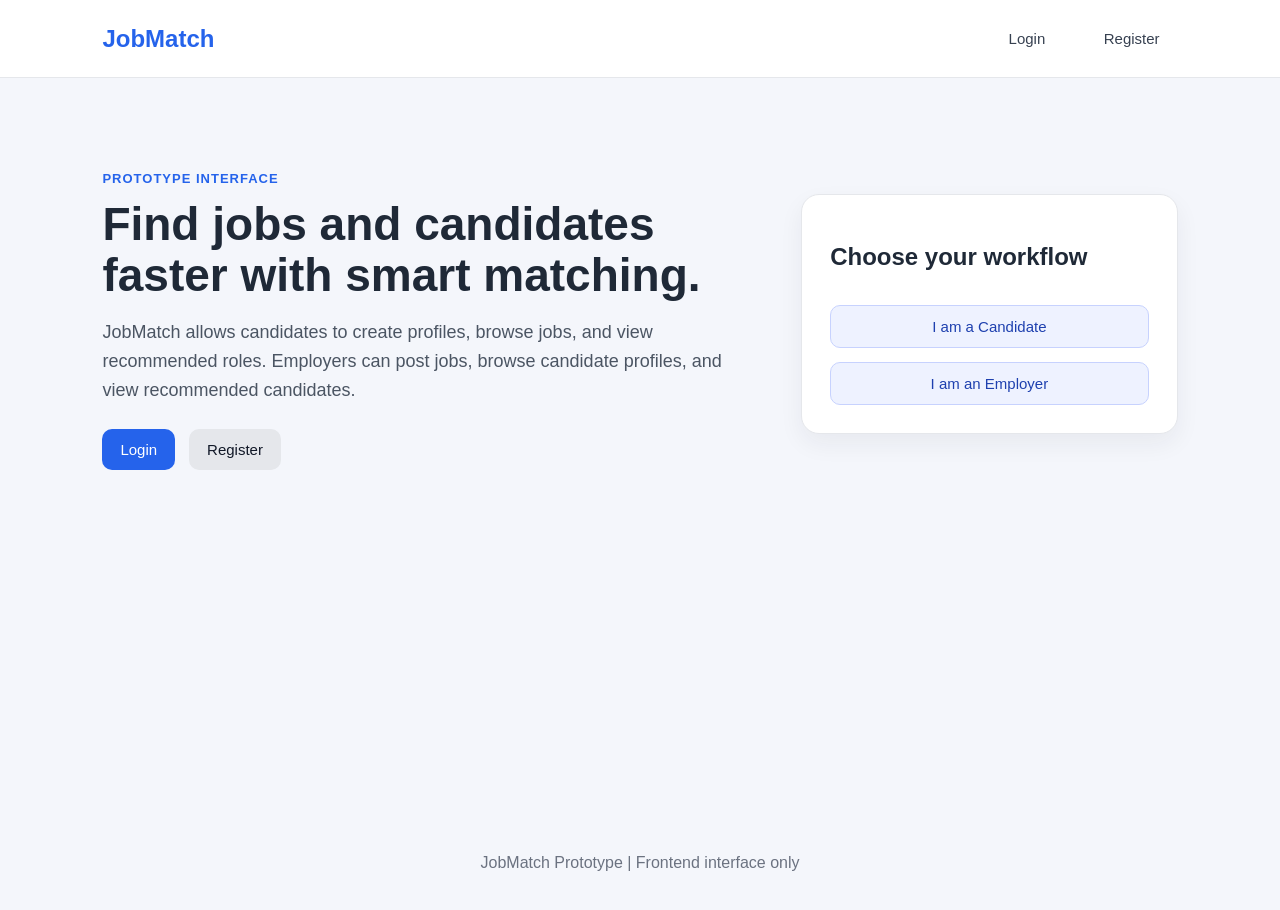
<file: app/templates/index.html>
<!DOCTYPE html>
<html lang="en">
<head>
  <meta charset="UTF-8">
  <meta name="viewport" content="width=device-width, initial-scale=1.0">
  <title>JobMatch Prototype</title>
  <link rel="stylesheet" href="../static/css/style.css">
</head>
<body>
  <header class="navbar">
    <div class="brand" onclick="goHome()">JobMatch</div>
    <nav id="navLinks"></nav>
  </header>

  <main>
    <section id="landing" class="page active">
      <div class="hero">
        <div>
          <p class="tag">Prototype Interface</p>
          <h1>Find jobs and candidates faster with smart matching.</h1>
          <p class="hero-text">
            JobMatch allows candidates to create profiles, browse jobs, and view recommended roles.
            Employers can post jobs, browse candidate profiles, and view recommended candidates.
          </p>
          <div class="button-row">
            <button class="primary" onclick="showPage('login')">Login</button>
            <button class="secondary" onclick="showPage('register')">Register</button>
          </div>
        </div>

        <div class="role-card">
          <h2>Choose your workflow</h2>
          <button class="role-button" onclick="showPage('candidateProfile')">I am a Candidate</button>
          <button class="role-button" onclick="showPage('employerPostJob')">I am an Employer</button>
        </div>
      </div>
    </section>

    <section id="login" class="page">
      <div class="form-container small-form">
        <h2>Login</h2>
        <label>Email</label>
        <input type="email" id="loginEmail" placeholder="Enter your email">

        <label>Password</label>
        <input type="password" id="loginPassword" placeholder="Enter your password">

        <label>Login as</label>
        <select id="loginRole">
          <option value="candidate">Candidate</option>
          <option value="employer">Employer</option>
        </select>

        <button class="primary full" onclick="loginUser()">Login</button>
        <p class="helper">No account? <span onclick="showPage('register')">Register here</span></p>
      </div>
    </section>

    <section id="register" class="page">
      <div class="form-container small-form">
        <h2>Create Account</h2>
        <label>Full Name / Company Name</label>
        <input type="text" id="registerName" placeholder="Enter name">

        <label>Email</label>
        <input type="email" id="registerEmail" placeholder="Enter email">

        <label>Password</label>
        <input type="password" id="registerPassword" placeholder="Create password">

        <label>Confirm Password</label>
        <input type="password" id="confirmPassword" placeholder="Confirm password">

        <label>Account Type</label>
        <select id="registerRole">
          <option value="candidate">Candidate</option>
          <option value="employer">Employer</option>
        </select>

        <button class="primary full" onclick="registerUser()">Register</button>
      </div>
    </section>

    <section id="candidateProfile" class="page">
      <div class="form-container">
        <h2>Create Candidate Profile</h2>
        <div class="grid-two">
          <div>
            <label>Full Name</label>
            <input type="text" id="candidateName" placeholder="e.g. Alex Smith">
          </div>
          <div>
            <label>Contact Information</label>
            <input type="text" id="candidateContact" placeholder="Email or phone">
          </div>
          <div>
            <label>Education</label>
            <input type="text" id="candidateEducation" placeholder="e.g. Bachelor Degree">
          </div>
          <div>
            <label>Major / Field of Study</label>
            <input type="text" id="candidateMajor" placeholder="e.g. Computer Science">
          </div>
          <div>
            <label>Years of Experience</label>
            <input type="number" id="candidateExperience" min="0" placeholder="e.g. 2">
          </div>
          <div>
            <label>Skills / Preferences</label>
            <input type="text" id="candidateSkills" placeholder="e.g. JavaScript, Python, Data Analysis">
          </div>
        </div>

        <label>Upload Resume</label>
        <input type="file" id="candidateResume">

        <button class="primary" onclick="saveCandidateProfile()">Save Profile</button>
      </div>
    </section>

    <section id="candidateDashboard" class="page">
      <div class="dashboard-header">
        <div>
          <p class="tag">Candidate Homepage</p>
          <h2>Available Job Postings</h2>
        </div>
        <button class="secondary" onclick="showPage('candidateProfile')">Edit Profile</button>
      </div>

      <div class="search-panel">
        <label>Keyword Search</label>
        <input type="text" id="jobSearch" placeholder="Search only from job description..." oninput="renderJobs()">
      </div>

      <h3>Top 10 Recommended Jobs</h3>
      <div id="recommendedJobs" class="card-grid"></div>

      <h3>All Jobs</h3>
      <div id="jobList" class="card-grid"></div>
    </section>

    <section id="employerPostJob" class="page">
      <div class="form-container">
        <h2>Create Job Posting</h2>
        <div class="grid-two">
          <div>
            <label>Job Title</label>
            <input type="text" id="jobTitle" placeholder="e.g. Junior Software Developer">
          </div>
          <div>
            <label>Company Information</label>
            <input type="text" id="companyInfo" placeholder="e.g. Tech Solutions Australia">
          </div>
          <div class="wide">
            <label>Job Description</label>
            <textarea id="jobDescription" placeholder="Write the detailed job description..."></textarea>
          </div>
          <div>
            <label>Required Education Level</label>
            <input type="text" id="requiredEducation" placeholder="e.g. Bachelor Degree">
          </div>
          <div>
            <label>Required Skills</label>
            <input type="text" id="requiredSkills" placeholder="e.g. Java, SQL, React">
          </div>
          <div>
            <label>Years of Experience</label>
            <input type="number" id="requiredExperience" min="0" placeholder="e.g. 1">
          </div>
          <div>
            <label>Work Mode</label>
            <select id="workMode">
              <option>Remote</option>
              <option>On-site</option>
              <option>Hybrid</option>
            </select>
          </div>
          <div>
            <label>Job Location</label>
            <input type="text" id="jobLocation" placeholder="e.g. Sydney, NSW">
          </div>
        </div>

        <button class="primary" onclick="publishJob()">Publish Job</button>
      </div>
    </section>

    <section id="employerDashboard" class="page">
      <div class="dashboard-header">
        <div>
          <p class="tag">Employer Homepage</p>
          <h2>Candidate Profiles</h2>
        </div>
        <button class="secondary" onclick="showPage('employerPostJob')">Create Job Posting</button>
      </div>

      <div class="search-panel grid-three">
        <div>
          <label>Search Candidates</label>
          <input type="text" id="candidateSearch" placeholder="Search by name, skill, education..." oninput="renderCandidates()">
        </div>
        <div>
          <label>Skill Filter</label>
          <input type="text" id="skillFilter" placeholder="e.g. Python" oninput="renderCandidates()">
        </div>
        <div>
          <label>Education Filter</label>
          <input type="text" id="educationFilter" placeholder="e.g. Bachelor" oninput="renderCandidates()">
        </div>
        <div>
          <label>Minimum Experience</label>
          <input type="number" id="experienceFilter" min="0" placeholder="e.g. 2" oninput="renderCandidates()">
        </div>
      </div>

      <h3>Top 10 Recommended Candidates</h3>
      <div id="recommendedCandidates" class="card-grid"></div>

      <h3>All Candidates</h3>
      <div id="candidateList" class="card-grid"></div>
    </section>
  </main>

  <footer>
    <p>JobMatch Prototype | Frontend interface only</p>
  </footer>

  <script src="../static/js/app.js"></script>
</body>
</html>
</file>
<file: app/static/css/style.css>
* {
  box-sizing: border-box;
}

body {
  margin: 0;
  font-family: Arial, Helvetica, sans-serif;
  background: #f4f6fb;
  color: #1f2937;
}

.navbar {
  display: flex;
  justify-content: space-between;
  align-items: center;
  padding: 18px 8%;
  background: #ffffff;
  border-bottom: 1px solid #e5e7eb;
  position: sticky;
  top: 0;
  z-index: 10;
}

.brand {
  font-size: 24px;
  font-weight: bold;
  cursor: pointer;
  color: #2563eb;
}

nav button {
  background: transparent;
  border: none;
  margin-left: 18px;
  font-size: 15px;
  cursor: pointer;
  color: #374151;
}

nav button:hover {
  color: #2563eb;
}

main {
  min-height: 82vh;
  padding: 40px 8%;
}

.page {
  display: none;
}

.page.active {
  display: block;
}

.hero {
  display: grid;
  grid-template-columns: 1.4fr 0.8fr;
  gap: 40px;
  align-items: center;
  margin-top: 40px;
}

.hero h1 {
  font-size: 46px;
  line-height: 1.1;
  margin: 10px 0;
}

.hero-text {
  max-width: 680px;
  color: #4b5563;
  font-size: 18px;
  line-height: 1.6;
}

.tag {
  color: #2563eb;
  font-weight: bold;
  text-transform: uppercase;
  letter-spacing: 1px;
  font-size: 13px;
}

.button-row {
  margin-top: 24px;
  display: flex;
  gap: 14px;
}

button {
  border-radius: 10px;
  padding: 12px 18px;
  border: none;
  cursor: pointer;
  font-size: 15px;
}

.primary {
  background: #2563eb;
  color: white;
}

.secondary {
  background: #e5e7eb;
  color: #111827;
}

.primary:hover {
  background: #1d4ed8;
}

.secondary:hover {
  background: #d1d5db;
}

.role-card,
.form-container,
.search-panel,
.card {
  background: white;
  border: 1px solid #e5e7eb;
  box-shadow: 0 10px 25px rgba(31, 41, 55, 0.06);
  border-radius: 18px;
}

.role-card {
  padding: 28px;
}

.role-button {
  width: 100%;
  margin-top: 14px;
  background: #eef2ff;
  color: #1e40af;
  border: 1px solid #c7d2fe;
}

.role-button:hover {
  background: #dbeafe;
}

.form-container {
  padding: 30px;
  max-width: 950px;
  margin: 0 auto;
}

.small-form {
  max-width: 480px;
}

label {
  display: block;
  margin-top: 16px;
  margin-bottom: 7px;
  font-weight: bold;
  font-size: 14px;
}

input,
select,
textarea {
  width: 100%;
  padding: 12px;
  border-radius: 10px;
  border: 1px solid #d1d5db;
  font-size: 15px;
  background: #ffffff;
}

textarea {
  min-height: 130px;
  resize: vertical;
}

.full {
  width: 100%;
  margin-top: 24px;
}

.helper {
  text-align: center;
  color: #6b7280;
}

.helper span {
  color: #2563eb;
  cursor: pointer;
  font-weight: bold;
}

.grid-two {
  display: grid;
  grid-template-columns: 1fr 1fr;
  gap: 10px 22px;
}

.grid-three {
  display: grid;
  grid-template-columns: repeat(3, 1fr);
  gap: 12px 18px;
}

.wide {
  grid-column: 1 / -1;
}

.dashboard-header {
  display: flex;
  justify-content: space-between;
  align-items: center;
  margin-bottom: 24px;
}

.dashboard-header h2 {
  margin: 0;
  font-size: 32px;
}

.search-panel {
  padding: 22px;
  margin-bottom: 30px;
}

.card-grid {
  display: grid;
  grid-template-columns: repeat(3, 1fr);
  gap: 20px;
  margin-bottom: 38px;
}

.card {
  padding: 22px;
}

.card h4 {
  margin: 0 0 10px 0;
  color: #111827;
}

.card p {
  color: #4b5563;
  margin: 8px 0;
  line-height: 1.45;
}

.badge-row {
  display: flex;
  flex-wrap: wrap;
  gap: 8px;
  margin-top: 14px;
}

.badge {
  padding: 6px 10px;
  border-radius: 999px;
  background: #eef2ff;
  color: #1e40af;
  font-size: 13px;
}

.empty-message {
  padding: 20px;
  background: #fff7ed;
  color: #9a3412;
  border-radius: 14px;
  border: 1px solid #fed7aa;
}

footer {
  text-align: center;
  padding: 22px;
  color: #6b7280;
}

@media (max-width: 900px) {
  .hero,
  .grid-two,
  .grid-three,
  .card-grid {
    grid-template-columns: 1fr;
  }

  .hero h1 {
    font-size: 34px;
  }

  .dashboard-header {
    align-items: flex-start;
    flex-direction: column;
    gap: 14px;
  }
}
</file>
